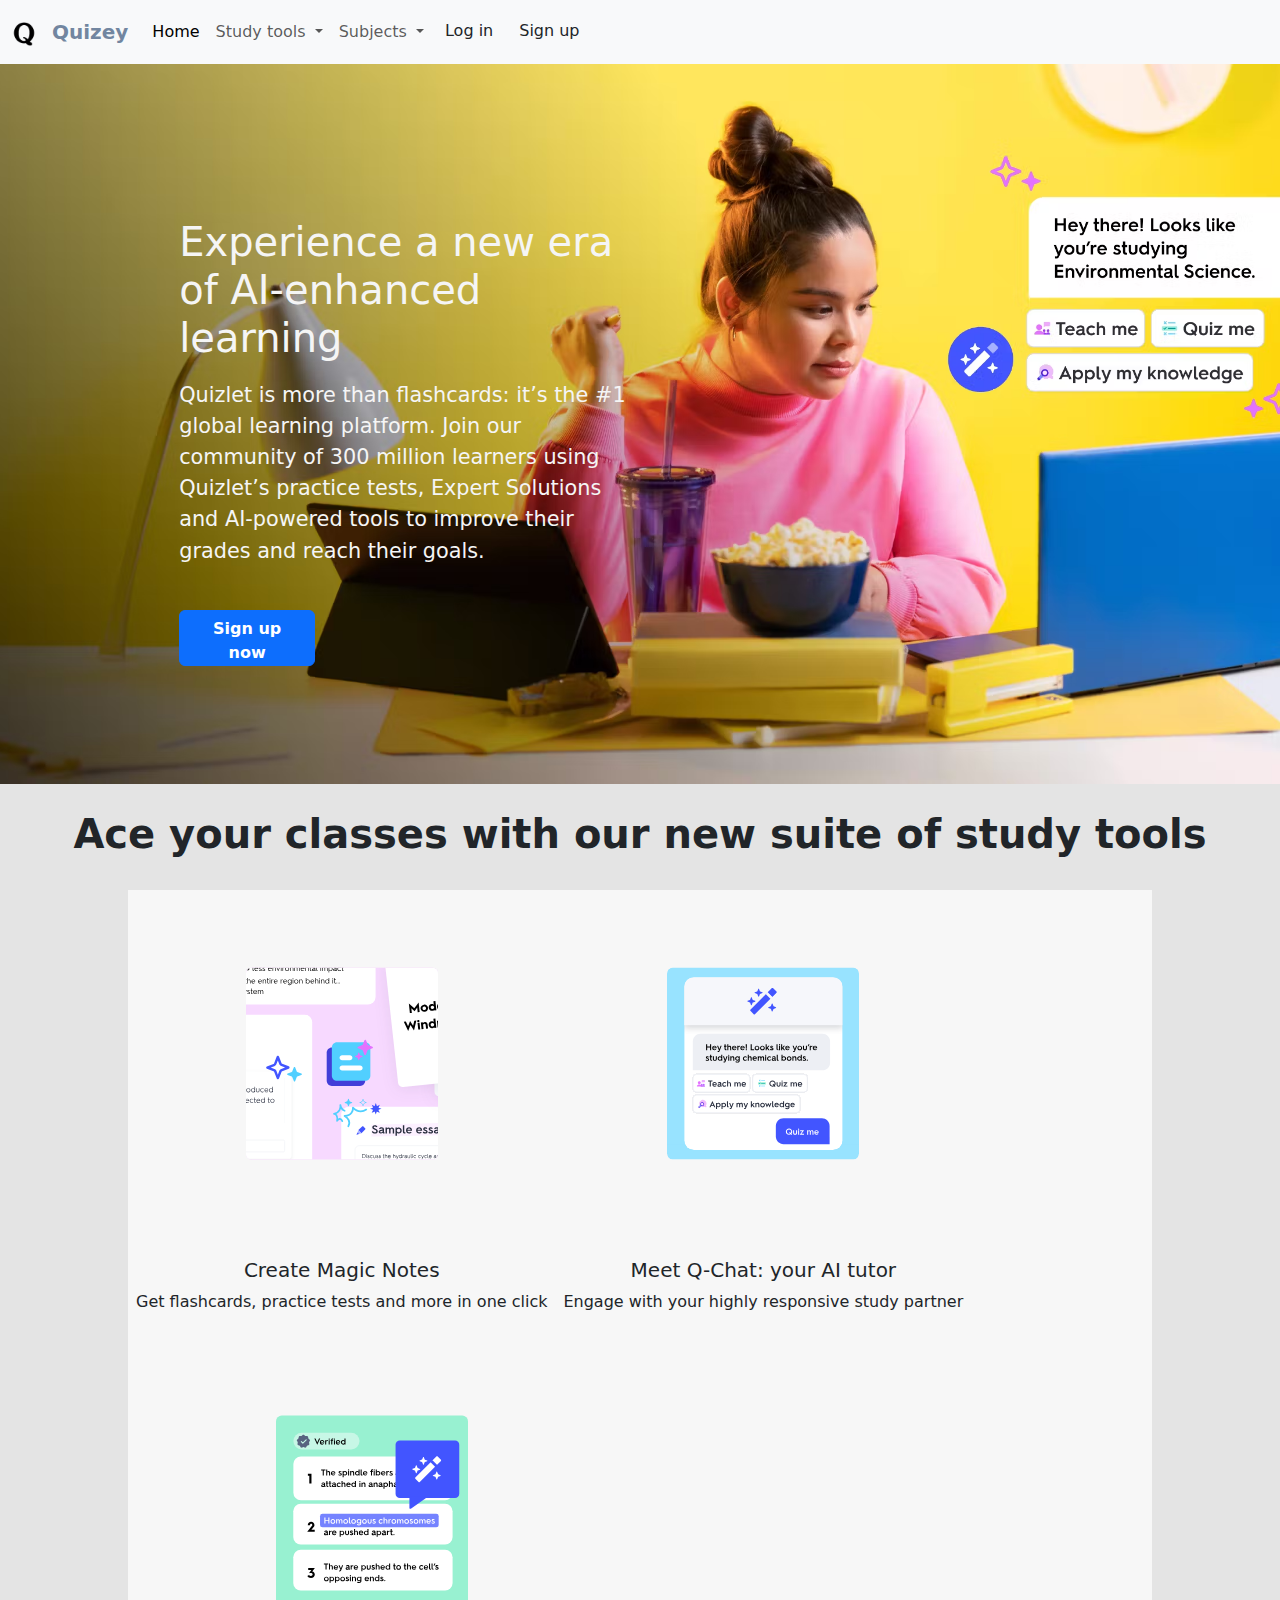
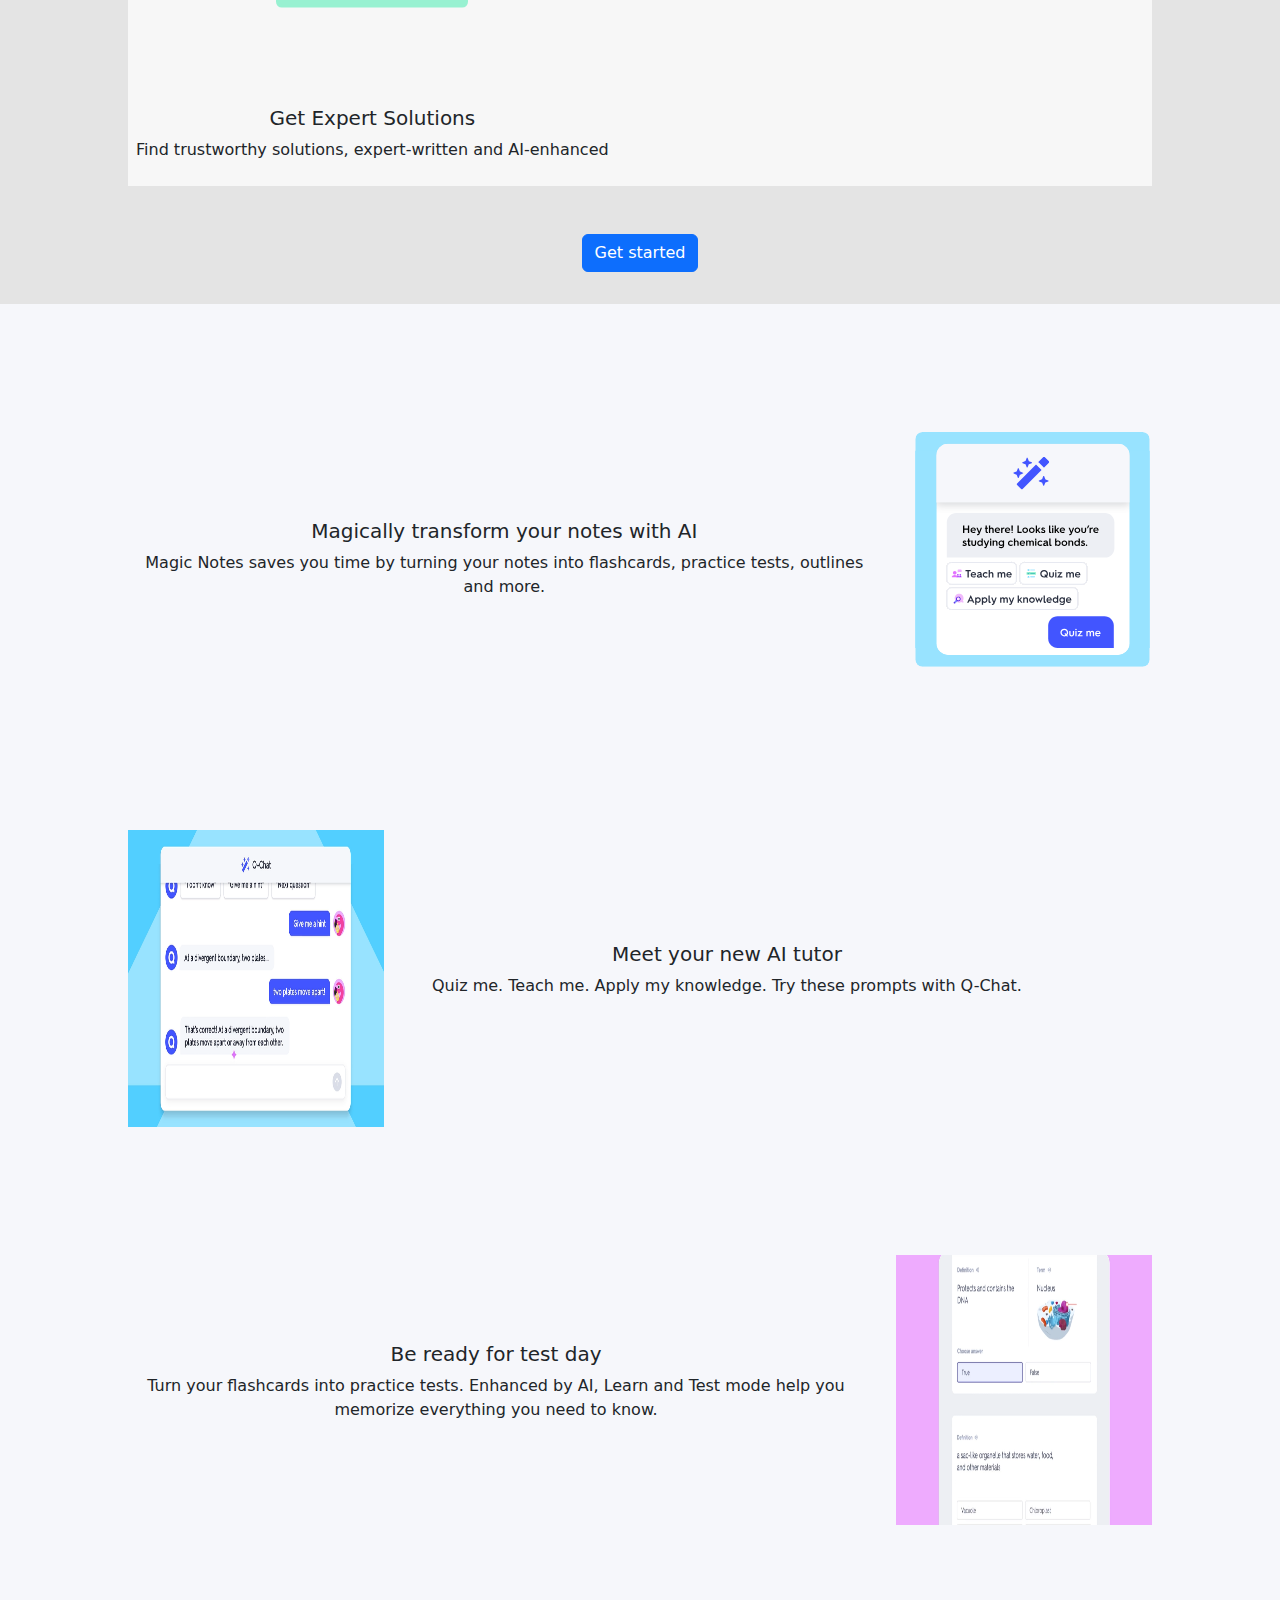
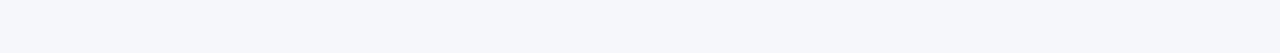
<file: index.html>
<!DOCTYPE html>
<html lang="en">
  <head>
    <title>Flashcards, learning tools and textbook solutions | Quizlet</title>
    <meta charset="UTF-8" />
    <meta name="viewport" content="width=device-width, initial-scale=1.0" />
    <link
      rel="icon"
      type="image/x-icon"
      href="/images/blue_letter_q_icon.png"
    />
    <link
      href="https://cdn.jsdelivr.net/npm/bootstrap@5.3.3/dist/css/bootstrap.min.css"
      rel="stylesheet"
      integrity="sha384-QWTKZyjpPEjISv5WaRU9OFeRpok6YctnYmDr5pNlyT2bRjXh0JMhjY6hW+ALEwIH"
      crossorigin="anonymous"
    />
    <link rel="stylesheet" href="/css/stylesheet.css" />
  </head>
  <body>
    <!-- <div class="navbar row">
            <div class="col home">
                <img src="/images/black_q_icon.png" alt="Quizey">
                <h5>Quizey</h5>
            </div>
            <div class="col">
                Home
            </div>
            <div class="col">
                Study tools
            </div>
            <div class="col">
                Subjects
            </div>
            <div class="col search-bar">
                <input type="text" placeholder="Study sets, textbooks, questions">
            </div>
            <div class="col">
                <button>plus icon </button>
            </div>
            <div class="col">
                <button class="login-btn">Log in</button>
            </div>
            
          <form class="d-flex" role="search">
            <input
              class="form-control me-2"
              type="search"
              placeholder="Search"
              aria-label="Search"
            />
            <button class="btn btn-outline-success" type="submit">
              Search
            </button>
          </form>
            <div class="col">
                <button>Sign up</button>
            </div> 
        </div> -->
    <nav class="navbar navbar-expand-lg bg-body-tertiary">
      <div class="container-fluid">
        <a class="navbar-brand" href="#">
          <img src="/images/black_q_icon.png" alt="Quizey" />
        </a>
        <a class="navbar-brand" href="#">Quizey</a>
        <button
          class="navbar-toggler"
          type="button"
          data-bs-toggle="collapse"
          data-bs-target="#navbarSupportedContent"
          aria-controls="navbarSupportedContent"
          aria-expanded="false"
          aria-label="Toggle navigation"
        >
          <span class="navbar-toggler-icon"></span>
        </button>
        <div class="collapse navbar-collapse" id="navbarSupportedContent">
          <ul class="navbar-nav me-auto mb-2 mb-lg-0">
            <li class="nav-item">
              <a class="nav-link active" aria-current="page" href="#">Home</a>
            </li>
            <li class="nav-item">
              <a
                class="nav-link dropdown-toggle"
                href="#"
                role="button"
                data-bs-toggle="dropdown"
                aria-expanded="false"
              >
                Study tools
              </a>
              <ul class="dropdown-menu">
                <li><a class="dropdown-item" href="flashcards.html">Flashcards</a></li>
                <li><a class="dropdown-item" href="#">Learn</a></li>
                <li><a class="dropdown-item" href="#">Magic Notes</a></li>
                <li><a class="dropdown-item" href="#">Test</a></li>
                <li>
                  <a class="dropdown-item" href="#">Textbook Solutions</a>
                </li>
                <li><hr class="dropdown-divider" /></li>
                <li><a class="dropdown-item" href="#">Live</a></li>
                <li><a class="dropdown-item" href="#">Checkpoint</a></li>
              </ul>
            </li>
            <li class="nav-item dropdown">
              <a
                class="nav-link dropdown-toggle"
                href="#"
                role="button"
                data-bs-toggle="dropdown"
                aria-expanded="false"
              >
                Subjects
              </a>
              <ul class="dropdown-menu">
                <li><a class="dropdown-item" href="#">Exams</a></li>
                <li>
                  <a class="dropdown-item" href="#">Arts and Humanities</a>
                </li>
                <li><a class="dropdown-item" href="#">Languages</a></li>
                <li><hr class="dropdown-divider" /></li>
                <li><a class="dropdown-item" href="#">Math</a></li>
                <li><a class="dropdown-item" href="#">Science</a></li>
              </ul>
            </li>
            <li class="nav-item login-btn">
              <button type="button" class="btn">
                Log in
              </button>
            </li>
            <li class="nav-item">
              <button type="button" class="btn">
                Sign up
              </button>
            </li>
          </ul>
        </div>
      </div>
    </nav>
    <div class="slideshow">
      <h1 class="highlight">Experience a new era of AI-enhanced learning</h1>
      <p class="topic">
        Quizlet is more than flashcards: it’s the #1 global learning platform.
        Join our community of 300 million learners using Quizlet’s practice
        tests, Expert Solutions and AI-powered tools to improve their grades and
        reach their goals.
      </p>
      <button type="button" class="btn btn-primary signupnow">
        Sign up now
      </button>
    </div>
    <div class="studytools">
      <h1 class="center-text">
        Ace your classes with our new suite of study tools
      </h1>
      <div class="flex-container">
        <div>
          <img
            class="col-image"
            src="images/01 Magic Notes Test.svg"
            alt="create magic notes"
          />
          <div class="container-content">
            <h5>Create Magic Notes</h5>
            <p>Get flashcards, practice tests and more in one click</p>
          </div>
        </div>
        <div>
          <img class="col-image" src="images/02 Q-chat.svg" />
          <div class="container-content">
            <h5>Meet Q-Chat: your AI tutor</h5>
            <p>Engage with your highly responsive study partner</p>
          </div>
        </div>
        <div>
          <img class="col-image" src="images/03 Expert solutions.svg" />
          <div class="container-content">
            <h5>Get Expert Solutions</h5>
            <p>Find trustworthy solutions, expert-written and AI-enhanced</p>
          </div>
        </div>
      </div>
      <button type="button" class="btn btn-primary getstarted">
        Get started
      </button>
    </div>
    <div>
      <div class="left">
        <img src="images/02 Q-chat.svg" />
        <div>
          <h5>Magically transform your notes with AI</h5>
          <p>Magic Notes saves you time by turning your notes into flashcards, practice tests, outlines and more.</p>
        </div>
      </div>
      <div class="right">
        <img src="images/AI-tutor.png" />
        <div>
          <h5>Meet your new AI tutor</h5>
          <p>Quiz me. Teach me. Apply my knowledge. Try these prompts with Q-Chat.</p>
        </div>
      </div>
      <div class="left">
        <img src="images/ready-for-test.png" />
        <div>
          <h5>Be ready for test day</h5>
          <p>Turn your flashcards into practice tests. Enhanced by AI, Learn and Test mode help you memorize everything you need to know.</p>
        </div>
      </div>
    </div>
    <script
      src="https://cdn.jsdelivr.net/npm/bootstrap@5.3.3/dist/js/bootstrap.bundle.min.js"
      integrity="sha384-YvpcrYf0tY3lHB60NNkmXc5s9fDVZLESaAA55NDzOxhy9GkcIdslK1eN7N6jIeHz"
      crossorigin="anonymous"
    ></script>
  </body>
</html>
</file>
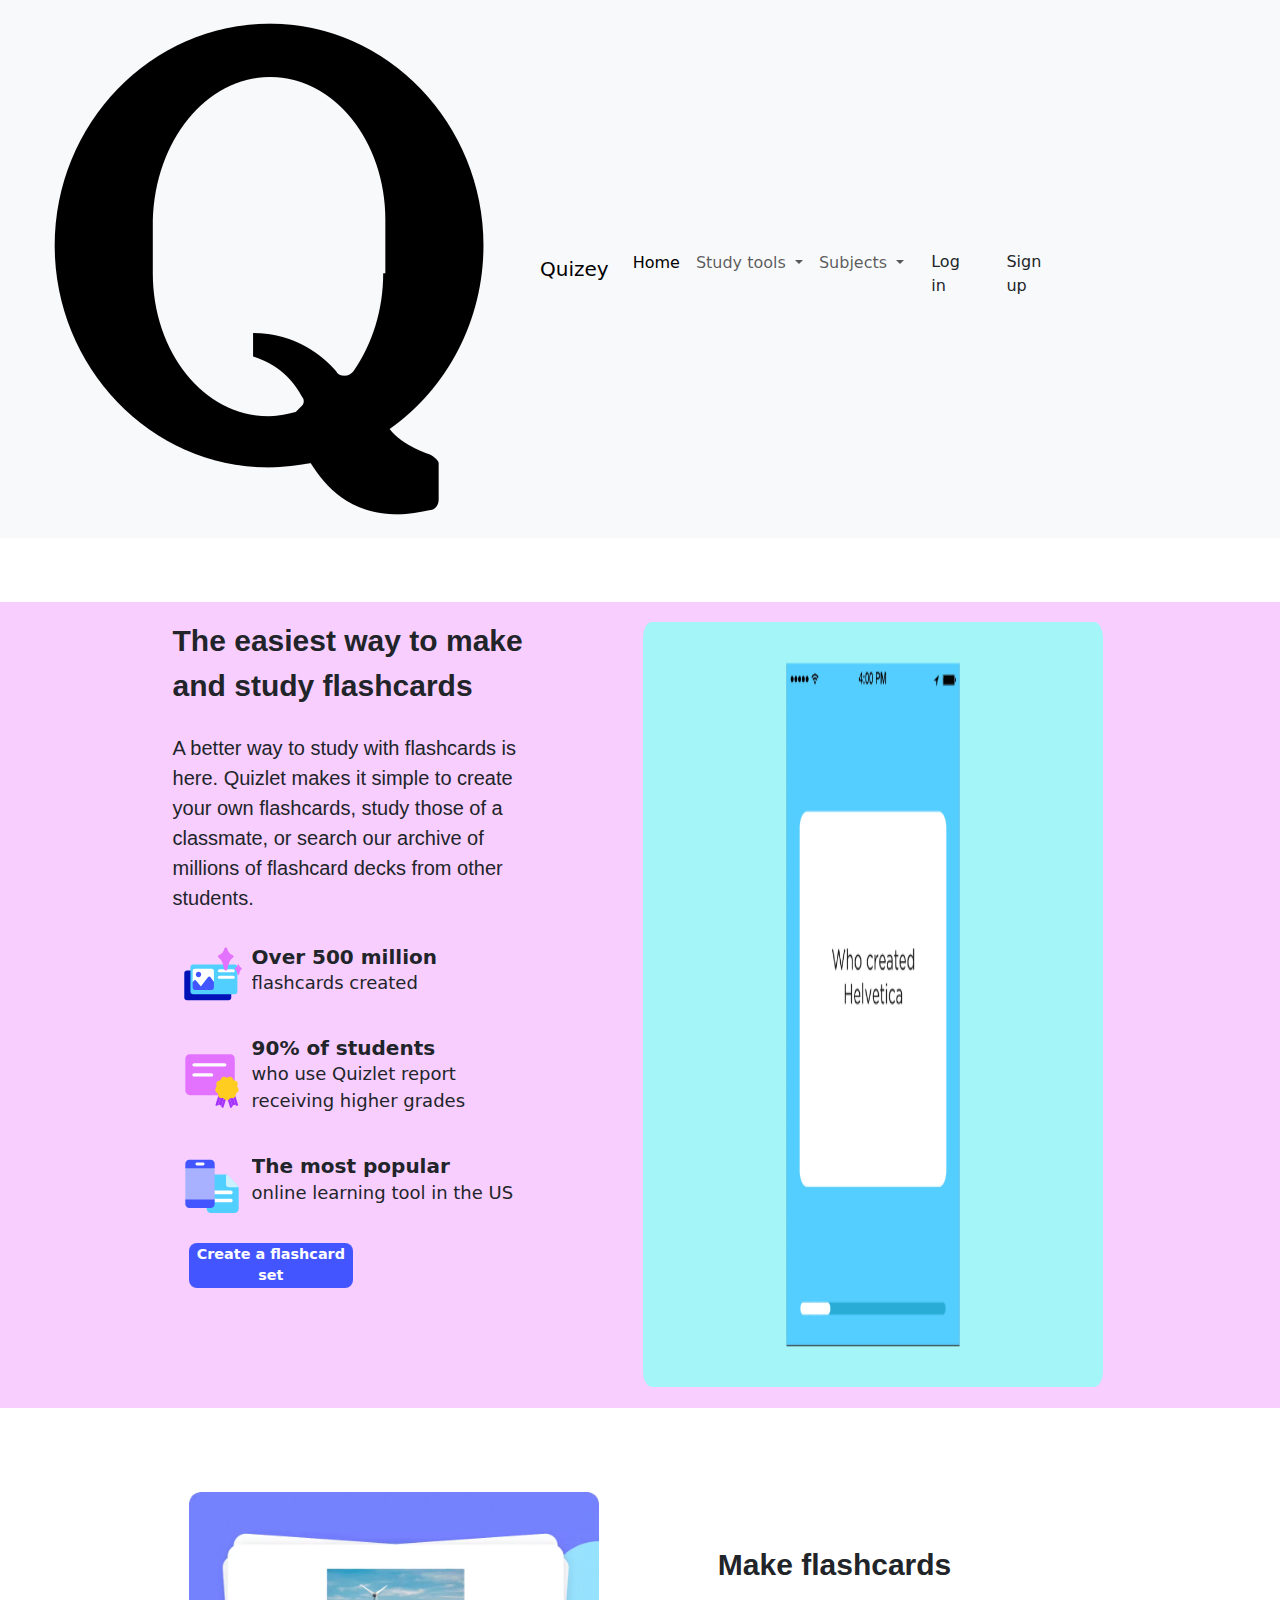
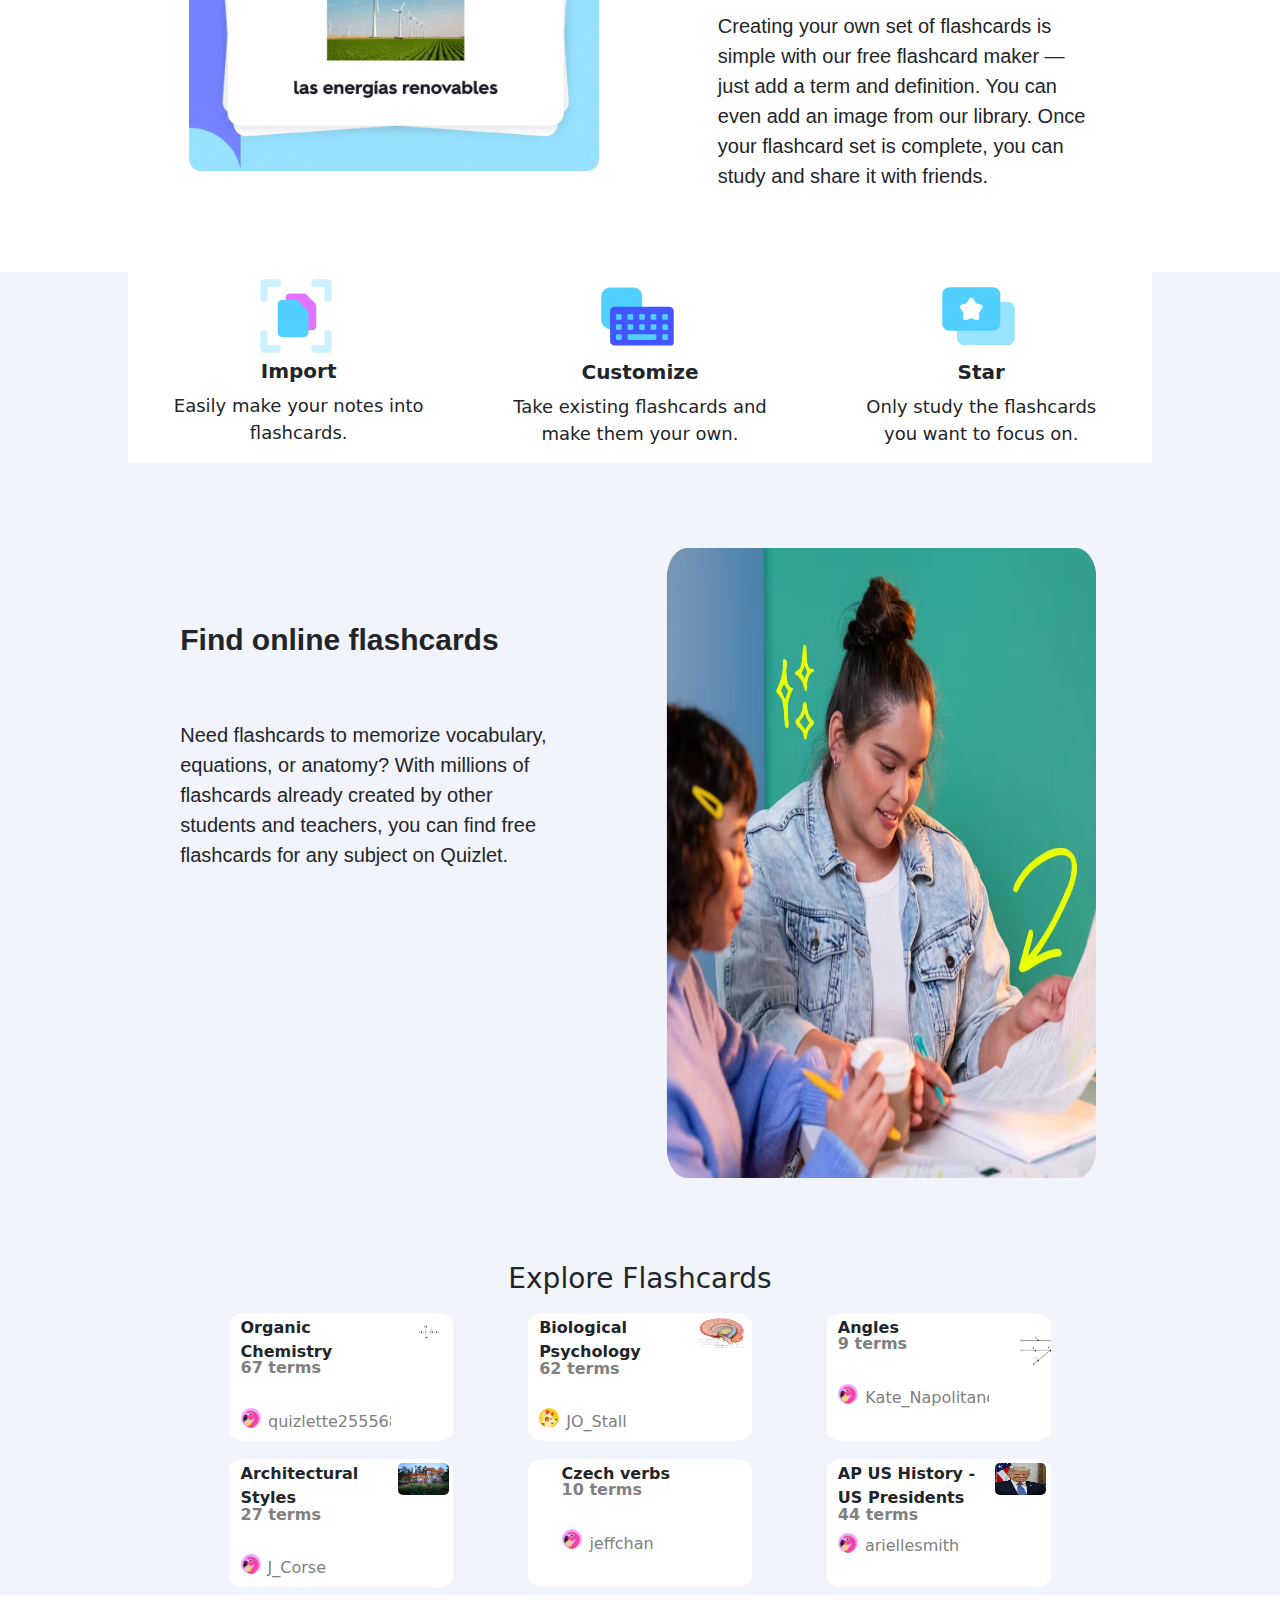
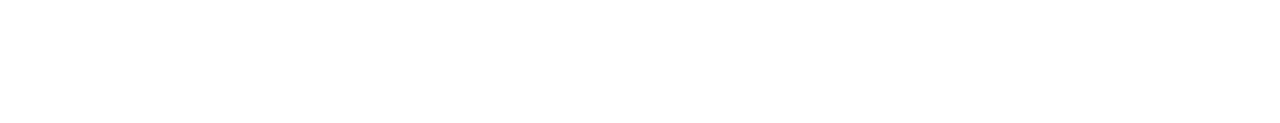
<file: flashcards.html>
<!DOCTYPE html>
<html>
<head>
  <meta name="viewport" content="width=device-width, initial-scale=1.0">
  <title>Quizey Flashcards</title>
  <link
      rel="icon"
      type="image/x-icon"
      href="/images/blue_letter_q_icon.png"
    />
  <link
      href="https://cdn.jsdelivr.net/npm/bootstrap@5.3.3/dist/css/bootstrap.min.css"
      rel="stylesheet"
      integrity="sha384-QWTKZyjpPEjISv5WaRU9OFeRpok6YctnYmDr5pNlyT2bRjXh0JMhjY6hW+ALEwIH"
      crossorigin="anonymous"
    />
  <link rel="stylesheet" href="./css/flashcardstyle.css">
</head>

<body>
  <nav class="navbar navbar-expand-lg bg-body-tertiary">
    <div class="container-fluid">
      <a class="navbar-brand" href="#">
        <img src="/images/black_q_icon.png" alt="Quizey" />
      </a>
      <a class="navbar-brand" href="#">Quizey</a>
      <button
        class="navbar-toggler"
        type="button"
        data-bs-toggle="collapse"
        data-bs-target="#navbarSupportedContent"
        aria-controls="navbarSupportedContent"
        aria-expanded="false"
        aria-label="Toggle navigation"
      >
        <span class="navbar-toggler-icon"></span>
      </button>
      <div class="collapse navbar-collapse" id="navbarSupportedContent">
        <ul class="navbar-nav me-auto mb-2 mb-lg-0">
          <li class="nav-item">
            <a class="nav-link active" aria-current="page" href="#">Home</a>
          </li>
          <li class="nav-item">
            <a
              class="nav-link dropdown-toggle"
              href="#"
              role="button"
              data-bs-toggle="dropdown"
              aria-expanded="false"
            >
              Study tools
            </a>
            <ul class="dropdown-menu">
              <li><a class="dropdown-item" href="flashcards.html">Flashcards</a></li>
              <li><a class="dropdown-item" href="#">Learn</a></li>
              <li><a class="dropdown-item" href="#">Magic Notes</a></li>
              <li><a class="dropdown-item" href="#">Test</a></li>
              <li>
                <a class="dropdown-item" href="#">Textbook Solutions</a>
              </li>
              <li><hr class="dropdown-divider" /></li>
              <li><a class="dropdown-item" href="#">Live</a></li>
              <li><a class="dropdown-item" href="#">Checkpoint</a></li>
            </ul>
          </li>
          <li class="nav-item dropdown">
            <a
              class="nav-link dropdown-toggle"
              href="#"
              role="button"
              data-bs-toggle="dropdown"
              aria-expanded="false"
            >
              Subjects
            </a>
            <ul class="dropdown-menu">
              <li><a class="dropdown-item" href="#">Exams</a></li>
              <li>
                <a class="dropdown-item" href="#">Arts and Humanities</a>
              </li>
              <li><a class="dropdown-item" href="#">Languages</a></li>
              <li><hr class="dropdown-divider" /></li>
              <li><a class="dropdown-item" href="#">Math</a></li>
              <li><a class="dropdown-item" href="#">Science</a></li>
            </ul>
          </li>
          <li class="nav-item login-btn">
            <button type="button" class="btn">
              Log in
            </button>
          </li>
          <li class="nav-item">
            <button type="button" class="btn">
              Sign up
            </button>
          </li>
        </ul>
      </div>
    </div>
  </nav>
  <div class="purple0">
    <div class="purple1">
      <div class="text">
        <p class="begin">
          The easiest way to make and study flashcards
        </p>
        <p class="explain">
          A better way to study with flashcards is here. Quizlet makes it simple to create your own flashcards, study
          those
          of
          a classmate, or search our archive of millions of flashcard decks from other students.
        </p>
        <div class="Description">
          <img class="icon" src="./images/flashcards-creation.svg">
          <div class="block1">
            <p class="head1">Over 500 million</p>
            <p class="head2">
              flashcards created
            </p>
          </div>
        </div>
        <div class="Description">

          <img class="icon" src="./images/flashcards-exam.svg">
          <div class="block1">
            <p class="head1">
              90% of students
            </p>
            <p class="head2">
              who use Quizlet report receiving higher grades
            </p>
          </div>
        </div>
        <div class="Description">
          <img class="icon" src="./images/flashcards-study.svg">
          <div class="block1">
            <p class="head1">
              The most popular
            </p>
            <p class="head2">
              online learning tool in the US
            </p>
          </div>
        </div>
        <div class="b1">
          <button type="button">Create a flashcard set</button>
        </div>
      </div>
      <img class="flip" src="./images/d305f1d0284edd986d5b13b6251e14b3.gif" alt="Flash Card">
    </div>
  </div>
  <div class="purple1">

    <img class="flip" src="./images/flashcard2avif.avif" alt="Flash Card" style="height: 40%; width:40%;">

    <div class="text">

      <p class="begin" style="margin-top: 15%;">Make flashcards</p>
      <p class="explain">
        Creating your own set of flashcards is simple with our free flashcard maker — just add a term and
        definition. You can even add an image from our library. Once your flashcard set is complete, you can study and
        share it with friends.
      </p>
    </div>
  </div>
  </div>
  </div>
  <div class="GreyScreen">
    <div class="elements">
      <div class="element1">
        <img class='icon1' src="./images/flashcards-scan.svg" alt="scan">
        <p class="head3">Import</p>
        <p class="head4">Easily make your notes into flashcards.</p>
      </div>
      <div class="element1">
        <img class='icon1' src="./images/flashcards-customize.svg" alt="Customize">
        <p class="head3">Customize</p>
        <p class="head4">Take existing flashcards and make them your own.</p>
      </div>
      <div class="element1">
        <img class='icon1' src="./images/flashcards-star.svg" alt="star">
        <p class="head3">Star</p>
        <p class="head4">Only study the flashcards you want to focus on.</p>
      </div>
    </div>
    <div class="purple1">
      <div class="text" style="position: relative; align-items: center;">
        <p class="begin" style="margin-top: 20%;align-self: center;">Find online flashcards</p>
        <p class="explain" style="margin-top: 10%;">
          Need flashcards to memorize vocabulary, equations, or anatomy? With millions of flashcards
          already created by
          other students and teachers, you can find free flashcards for any subject on Quizlet.</p>
      </div>
      <img class="flip" src="./images/onlineflash.avif" style="height:70vh; width:42%">
    </div>
    <h3>Explore Flashcards</h3>

    <div class="girds" 
    style="
    width: 70%;
    height: 50%;
     
      display:flex; 
      justify-content: space-around; 
      flex-wrap: wrap;
      margin: auto;">
      <div class="squares">
        <div class="Text3">
          <p class="boldText">Organic Chemistry</p>
          <p class="greyText">67 terms</p>
          <div class="profile">
            <img class="profile1" src="./images/profileFlamingo.jpg" alt="flamingo">
            <p class="textP">quizlette255568</p>
          </div>
        </div>
        <img class='circles' src="./images/chem.png" alt="chemical component">

      </div>
      <div class="squares">
        <div class="Text3">
          <p class="boldText">Biological Psychology</p>
          <p class="greyText">62 terms</p>
          <div class="profile">
            <img class="profile1" src="./images/profileGiraffe.jpg" alt="flamingo">
            <p class="textP">JO_Stall</p>
          </div>
        </div>
        <img class='circles' src="./images/brain1.png" alt="Biology">

      </div>
      <div class="squares">
        <div class="Text3">
          <p class="boldText">Angles</p>
          <p class="greyText">9 terms</p>
          <div class="profile">
            <img class="profile1" src="./images/profileFlamingo.jpg" alt="flamingo">
            <p class="textP">Kate_Napolitano</p>
          </div>
        </div>
        <img class='circles' src="./images/anglepng.png" alt="angle" style="margin:9%;">

      </div>
      <div class="squares">
        <div class="Text3">
          <p class="boldText">Architectural Styles</p>
          <p class="greyText">27 terms</p>
          <div class="profile">
            <img class="profile1" src="./images/profileFlamingo.jpg" alt="flamingo">
            <p class="textP">J_Corse</p>
          </div>
        </div>
        <img class='circles' src="./images/house.jpg" alt="chemical component">

      </div>
    
    <div class="squares">
      <div class="Text3">
        <p class="boldText">Czech verbs</p>
        <p class="greyText">10 terms</p>
        <div class="profile">
          <img class="profile1" src="./images/profileFlamingo.jpg" alt="flamingo">
          <p class="textP">jeffchan</p>
        </div>
      </div>


    </div>
    <div class="squares">
      <div class="Text3">
        <p class="boldText">AP US History - US Presidents</p>
        <p class="greyText" style="margin-bottom: -4%;">44 terms</p>
        <div class="profile">
          <img class="profile1" src="./images/profileFlamingo.jpg" alt="flamingo">
          <p class="textP">ariellesmith</p>
        </div>
      </div>
      <img class='circles' src="./images/donald.jpg" alt="chemical component">

    </div>
  </div>

  </div>


    </div>

  </div>
</body>

</html>
</file>
<file: css/stylesheet.css>
.navbar-brand {
    color: #7286A0;
    font-weight: bold;
}

.navbar {
    text-align: center;
    background-color: rgb(209, 219, 228);
    position: fixed;
    width: 100%;
    height: 4em;
    top: 0;
}

img {
    height: 1.5rem;
    width: 1.5rem;
}
.navbar-nav {
    width:75%;
}

.login-btn {
    border-style: hidden;
}

div.slideshow {
    background-image: url("/images/homepage-background-img.avif");
    background-size: cover;
    margin-top: 4em;
    /* position: relative; */
    height: 45rem;
    width: inherit;
    background-position: center;
    align-items: center;
}

.highlight {
    margin-right: 50%;
    padding-left: 14%;
    padding-top: 12%;
    color: whitesmoke;
    margin-top: 2.5vh;
    margin-bottom: 2vh;
}

p.topic {
    margin-right: 50%;
    font-size: 1.3em;
    padding-left: 14%;
    color: whitesmoke;
}

.signupnow {
    margin-top: 3vh;
    height: 3.5rem;
    width: 8.5rem;
    margin-left: 14%;
    font-weight: bold;
}

.studytools {
    height: max-content;
    text-align: center;
    background-color: rgb(228, 228, 228);
    padding-top: 2%;
    padding-bottom: 2rem;
}
.getstarted {
    margin-top: 3rem;
}
.center-text {
    font-size: 2.5em;
    font-weight: bold;
}
.left {
    display: flex;
    flex-direction: row-reverse;
    margin: 10%;
    height: 25%;
    align-items: center;
}
.right {
    display: flex;
    flex-direction: row;
    margin: 10%;
    height: 25%;
    align-items: center;
}

.right div:nth-child(2) {
    display: flex;
    flex-direction: column;
    padding-left: 3rem;
    text-align: center;
}

.left div:nth-child(2) {
    display: flex;
    flex-direction: column;
    padding-right: 2rem;
    text-align: center;
}

div.left img{
    height: 30vh;
    width: 20vw;
}

div.right img {
    height: 33vh;
    width: 20vw;
}

.flex-container {
    background-color: #f7f7f7;
    display: flex;
    flex-wrap: wrap;
    margin-top: 2rem;
    margin-inline: 10%;
}
@media (min-width: 481px) and (max-width: 1024px) {
    .studytools {
        height: max-content;
    }
}

@media only screen and (max-width:  480px) {
    .flex-container > div {
        align-items: center;
        text-align: center;
        display: flex;
        margin: 2vw;
    }
    .flex-container img:first-child {
        width: 35%;
    }

    .container-content {
        display: flex;
        flex-direction: column;
    }

    p.topic {
        margin-right: 40%;
    }
}
.flex-container > div {
    padding: 0.5rem;
}
.col-image {
    width: 15vw;
    height: 40vh;
}

body {
    background-color: rgb(246, 247, 251);
}
</file>
<file: css/flashcardstyle.css>
body {
  
  overflow-y: scroll;
  max-height: 200%;

}
div.purple0{
  background-color: #f8ceff;
  width:100%
}
div.purple1{
 
 /*background-color: #ff0;*/
 overflow: hidden;
 width: 80%;
 align-self: center;
 margin: auto;
 box-sizing: border-box;
 display: flex;
 justify-content: space-around;
 height: max-content;
 margin-top: 5%;
 margin-bottom: 5%;
 

 
}
div.text{
  flex-direction: column;
  width: 40%;
  /*background-color: aqua;*/
  height: 100%;
}
p.begin{
  font-family: Arial, Helvetica, sans-serif;
  /*background-color: #f8ceff;*/
  font-size: 30px;
  font-weight: bold;
  margin: 2%;
  padding: 2%;
  
  overflow: hidden;
  
 
  
}
p.explain{
  font-family: Arial, Helvetica, sans-serif;
  /*background-color: #f8ceff;*/
  font-size: 20px;
  font-weight: 500;
  margin: 2%;
  padding: 2%;
  
  overflow: hidden;
}
img.flip{
  width:45%;
  height: 85vh;
  object-fit: contain;
  overflow: hidden;
  margin: 2%;
  object-fit: fill;
  border-radius: 2%;
  /*background-color: #f0f;*/
  
}
div.Description{
  width:90%;
  height:15%;
  background-color: #f8ceff;
  display: flex;
  margin: 4%;
  overflow: hidden;
  
}
div.block1{
  flex-direction: column;
  height: 2%;
  width: 90%;
  /*background-color: blue;*/
  margin: auto;
  justify-content: space-around;
  overflow: hidden;
  
  
}
p.head1{
  font-weight: bold;
  flex-wrap: wrap;
  width: 100%;
  margin-bottom: -0.5%;
  
  font-size: 20px;

}
p.head2{
  flex-wrap: nowrap;
  width: 100%;
  font-size: 18px;
  margin-top: -1%;
}
img.icon
{
  width: 20%;
  margin: 2%;
 
}
button{
  background-color: #4255ff;
  height: 45px;
  width:40%;
  border-radius: 8px;
  color: #fff;
  align-self: center;
  font-size: 90%;
  border-width: 0;
  margin-left: 8%;
  font-weight: 600;
  margin-bottom: 8%;


}
b1{
  height: 20%;
  width:70% ;
  margin: auto;
}
div.GreyScreen{
  background-color:#f1f4fa ;
  width: 100%;
  height: 100%;
  margin-bottom: 10%;
}
div.elements{
  height: 8%;
  width:80%;
  margin: auto;
  display: flex;
  overflow: hidden;
  justify-content: space-around;
 background-color: #fff;
}
div.element1{
  width:25%;
  margin:auto;
 /* background-color: #f8ceff;*/
  height: 80%;
  align-items: center;
  justify-content: center;

}
p.head3{
  font-weight: bold;
  text-align: center;
  font-size: 20px;
  margin-top: -1%;
}
p.head4{
 flex-wrap: wrap;
 text-align: center;
 font-size: 18px;
 margin-top: -4%;
}
img.icon1{
  align-self: center;
  width:34%;
  margin-left:32%;

}
h3{
  text-align: center;
}
div.grids{
  height:20%;
  width:90%;
  display:flex;
  overflow: hidden;
  margin: auto;

  /*background-color: #4255ff;*/
  box-sizing: border-box;
}
div.squares{
 height: 8em;
 width:25% ;
 background-color: #fff;
 overflow: hidden;
 display:flex; 
 justify-content: space-around;
 border-radius: 8%;
 float: left;
 margin: 1%;
}
img.circles{
  height: 25%;
  width:25%;
  border-radius: 5px;
  margin: 2%;
}
div.profile{
  height: 25%;
  width:100% ;
  /*background-color: #f00;*/
  overflow: hidden;
  display:flex; 
}
img.profile1{
 
  height:20px;
  width:20px;
  border-radius: 50%;
  align-self: center;
}
p.textP{
  text-align: center;
  color: grey;
  margin: 5%;
  
}
div.Text3{
  width: 70%;
  height: 95%;
 /* background-color: #ff0;*/
  align-self: center;
  justify-content: space-around;
  margin: 5%;
}
p.boldText{
  font-weight: bold;
  margin-bottom: -5%;
  
}
p.greyText{
  color: grey;
  font-weight: bold;
  height: 25%;
}
</file>
